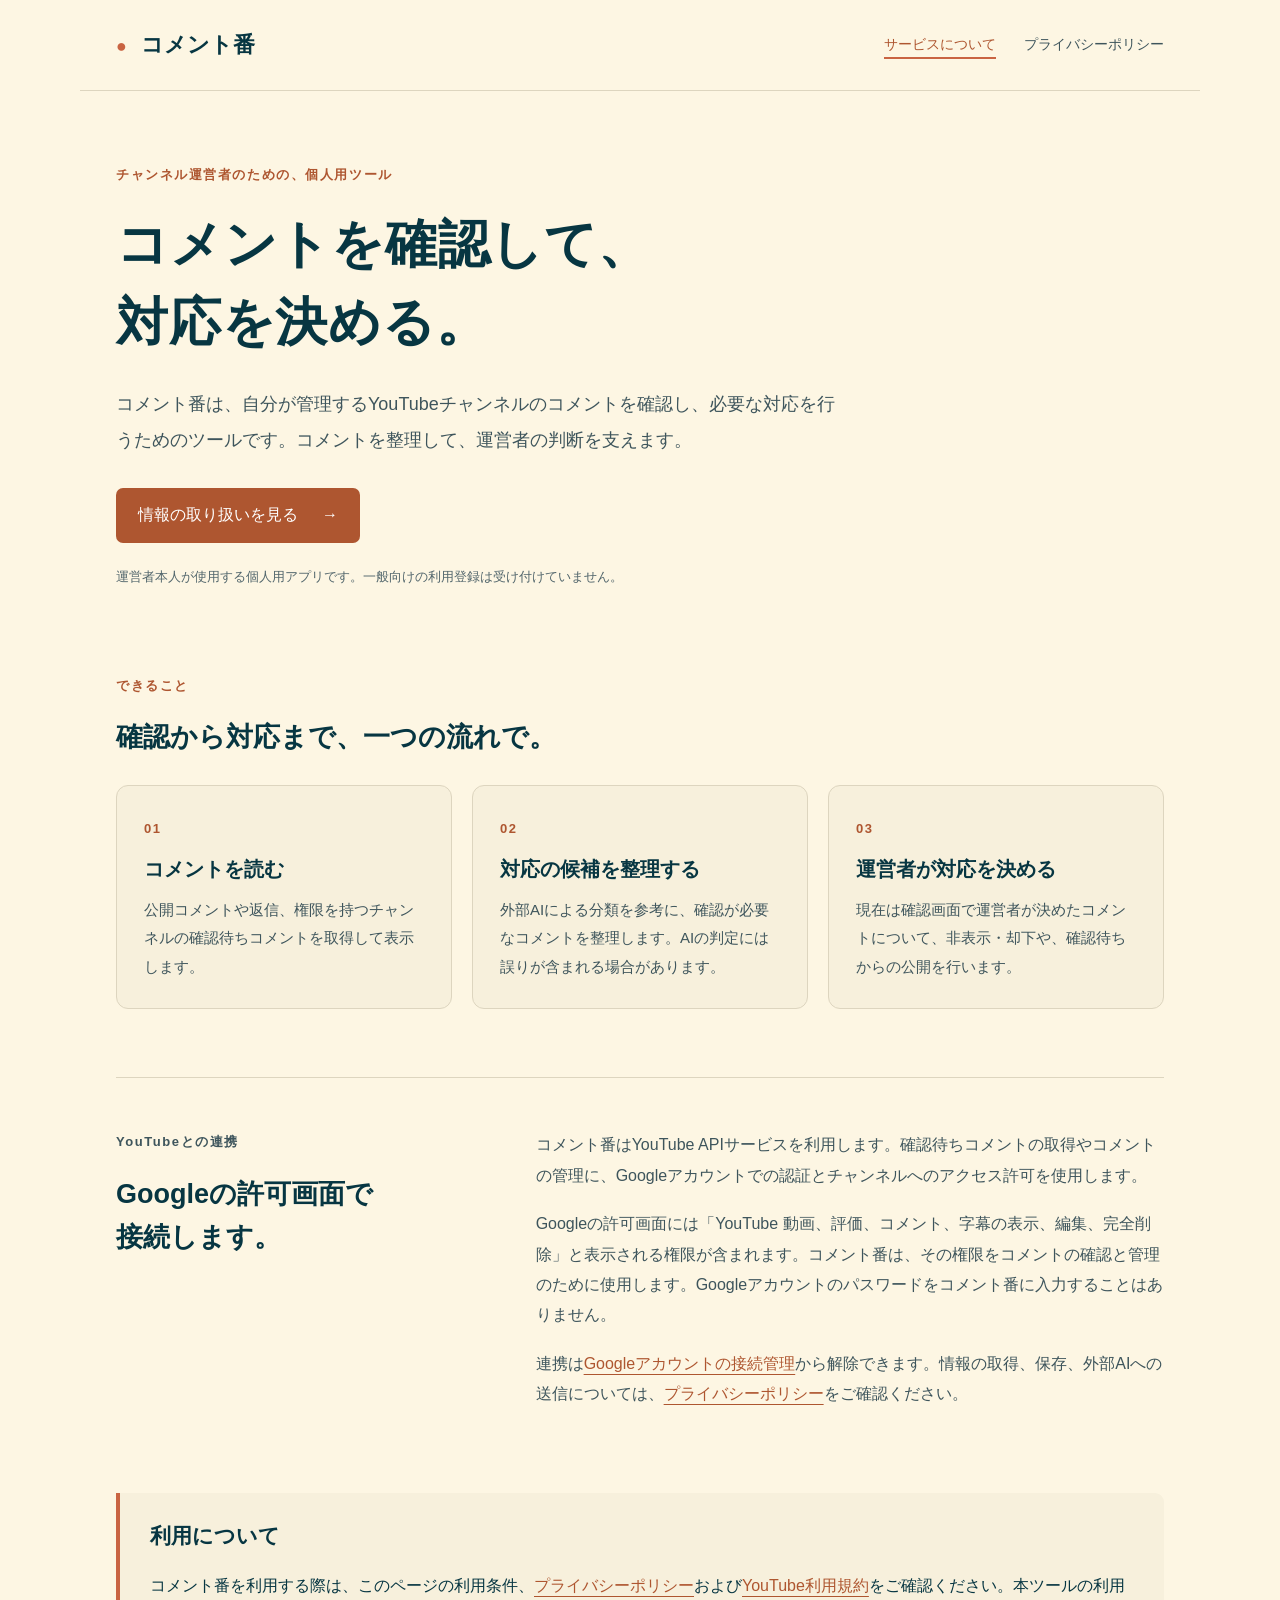
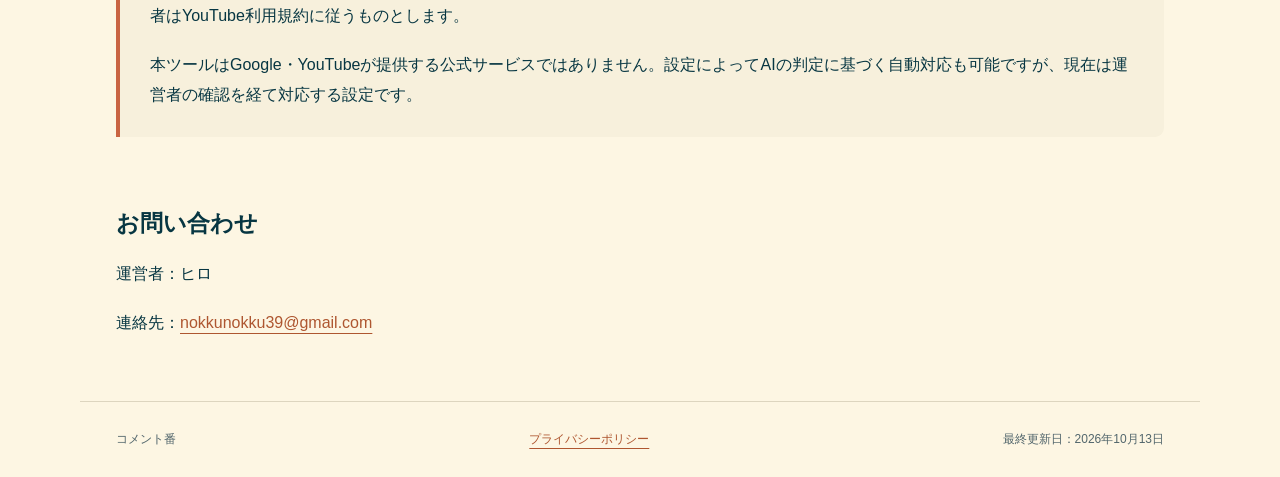
<file: index.html>
<!doctype html>
<html lang="ja">
<head><meta charset="utf-8"><meta name="viewport" content="width=device-width,initial-scale=1"><title>コメント番｜個人用YouTubeコメント管理</title><link rel="stylesheet" href="style.css"></head>
<body>
<header class="site-header"><a class="brand" href="index.html"><span class="brand-mark" aria-hidden="true">●</span> コメント番</a><nav aria-label="ページ"><a href="index.html" aria-current="page">サービスについて</a><a href="privacy.html">プライバシーポリシー</a></nav></header>
<main>
<section class="hero"><p class="eyebrow">チャンネル運営者のための、個人用ツール</p><h1>コメントを確認して、<br>対応を決める。</h1><p class="lead">コメント番は、自分が管理するYouTubeチャンネルのコメントを確認し、必要な対応を行うためのツールです。コメントを整理して、運営者の判断を支えます。</p><a class="button" href="privacy.html">情報の取り扱いを見る <span aria-hidden="true">→</span></a><p class="small">運営者本人が使用する個人用アプリです。一般向けの利用登録は受け付けていません。</p></section>
<section aria-labelledby="features"><p class="eyebrow">できること</p><h2 id="features">確認から対応まで、一つの流れで。</h2><div class="cards"><article><span class="step">01</span><h3>コメントを読む</h3><p>公開コメントや返信、権限を持つチャンネルの確認待ちコメントを取得して表示します。</p></article><article><span class="step">02</span><h3>対応の候補を整理する</h3><p>外部AIによる分類を参考に、確認が必要なコメントを整理します。AIの判定には誤りが含まれる場合があります。</p></article><article><span class="step">03</span><h3>運営者が対応を決める</h3><p>現在は確認画面で運営者が決めたコメントについて、非表示・却下や、確認待ちからの公開を行います。</p></article></div></section>
<section class="split" aria-labelledby="connect"><div><p class="eyebrow">YouTubeとの連携</p><h2 id="connect">Googleの許可画面で<br>接続します。</h2></div><div><p>コメント番はYouTube APIサービスを利用します。確認待ちコメントの取得やコメントの管理に、Googleアカウントでの認証とチャンネルへのアクセス許可を使用します。</p><p>Googleの許可画面には「YouTube 動画、評価、コメント、字幕の表示、編集、完全削除」と表示される権限が含まれます。コメント番は、その権限をコメントの確認と管理のために使用します。Googleアカウントのパスワードをコメント番に入力することはありません。</p><p>連携は<a href="https://myaccount.google.com/connections">Googleアカウントの接続管理</a>から解除できます。情報の取得、保存、外部AIへの送信については、<a href="privacy.html">プライバシーポリシー</a>をご確認ください。</p></div></section>
<section class="notice"><h2>利用について</h2><p>コメント番を利用する際は、このページの利用条件、<a href="privacy.html">プライバシーポリシー</a>および<a href="https://www.youtube.com/t/terms">YouTube利用規約</a>をご確認ください。本ツールの利用者はYouTube利用規約に従うものとします。</p><p>本ツールはGoogle・YouTubeが提供する公式サービスではありません。設定によってAIの判定に基づく自動対応も可能ですが、現在は運営者の確認を経て対応する設定です。</p></section>
<section class="contact"><h2>お問い合わせ</h2><p>運営者：ヒロ</p><p>連絡先：<a href="mailto:nokkunokku39@gmail.com">nokkunokku39@gmail.com</a></p></section>
</main><footer><span>コメント番</span><a href="privacy.html">プライバシーポリシー</a><span>最終更新日：2026年10月13日</span></footer>
</body></html>
</file>
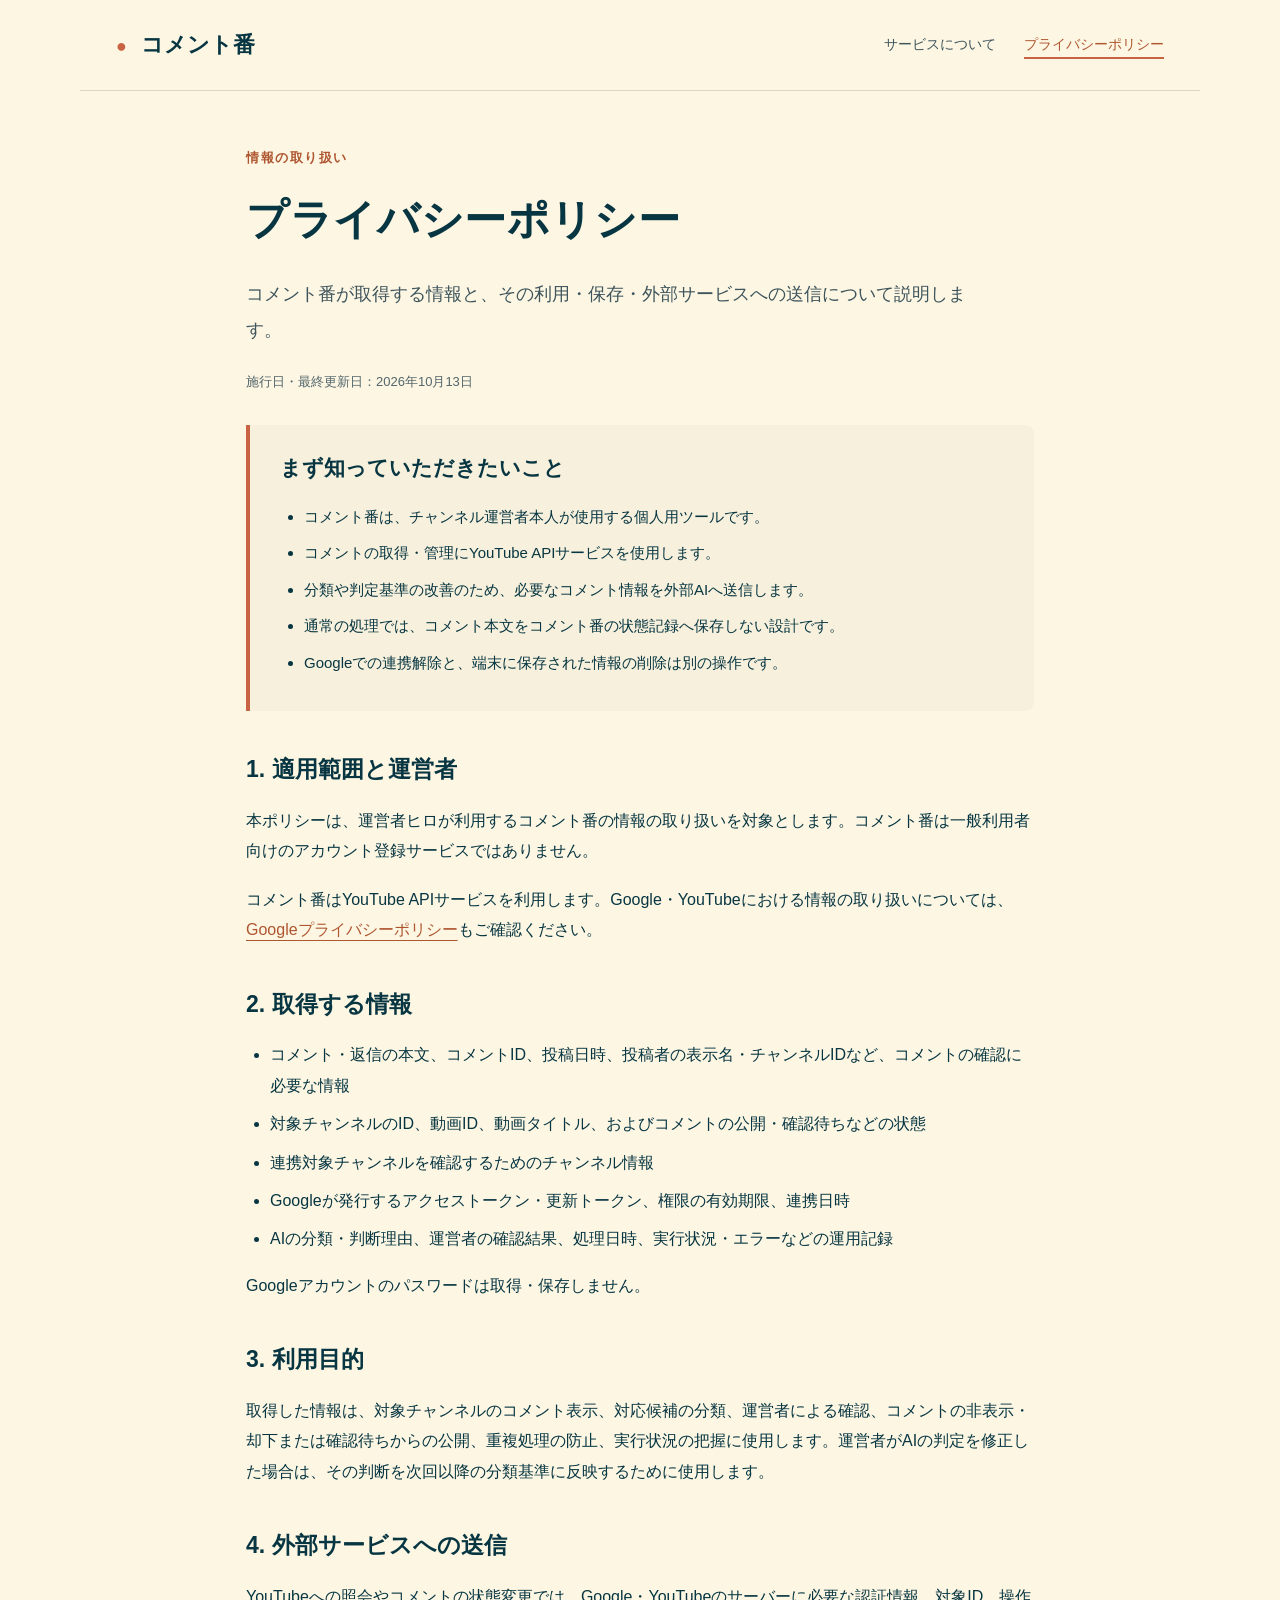
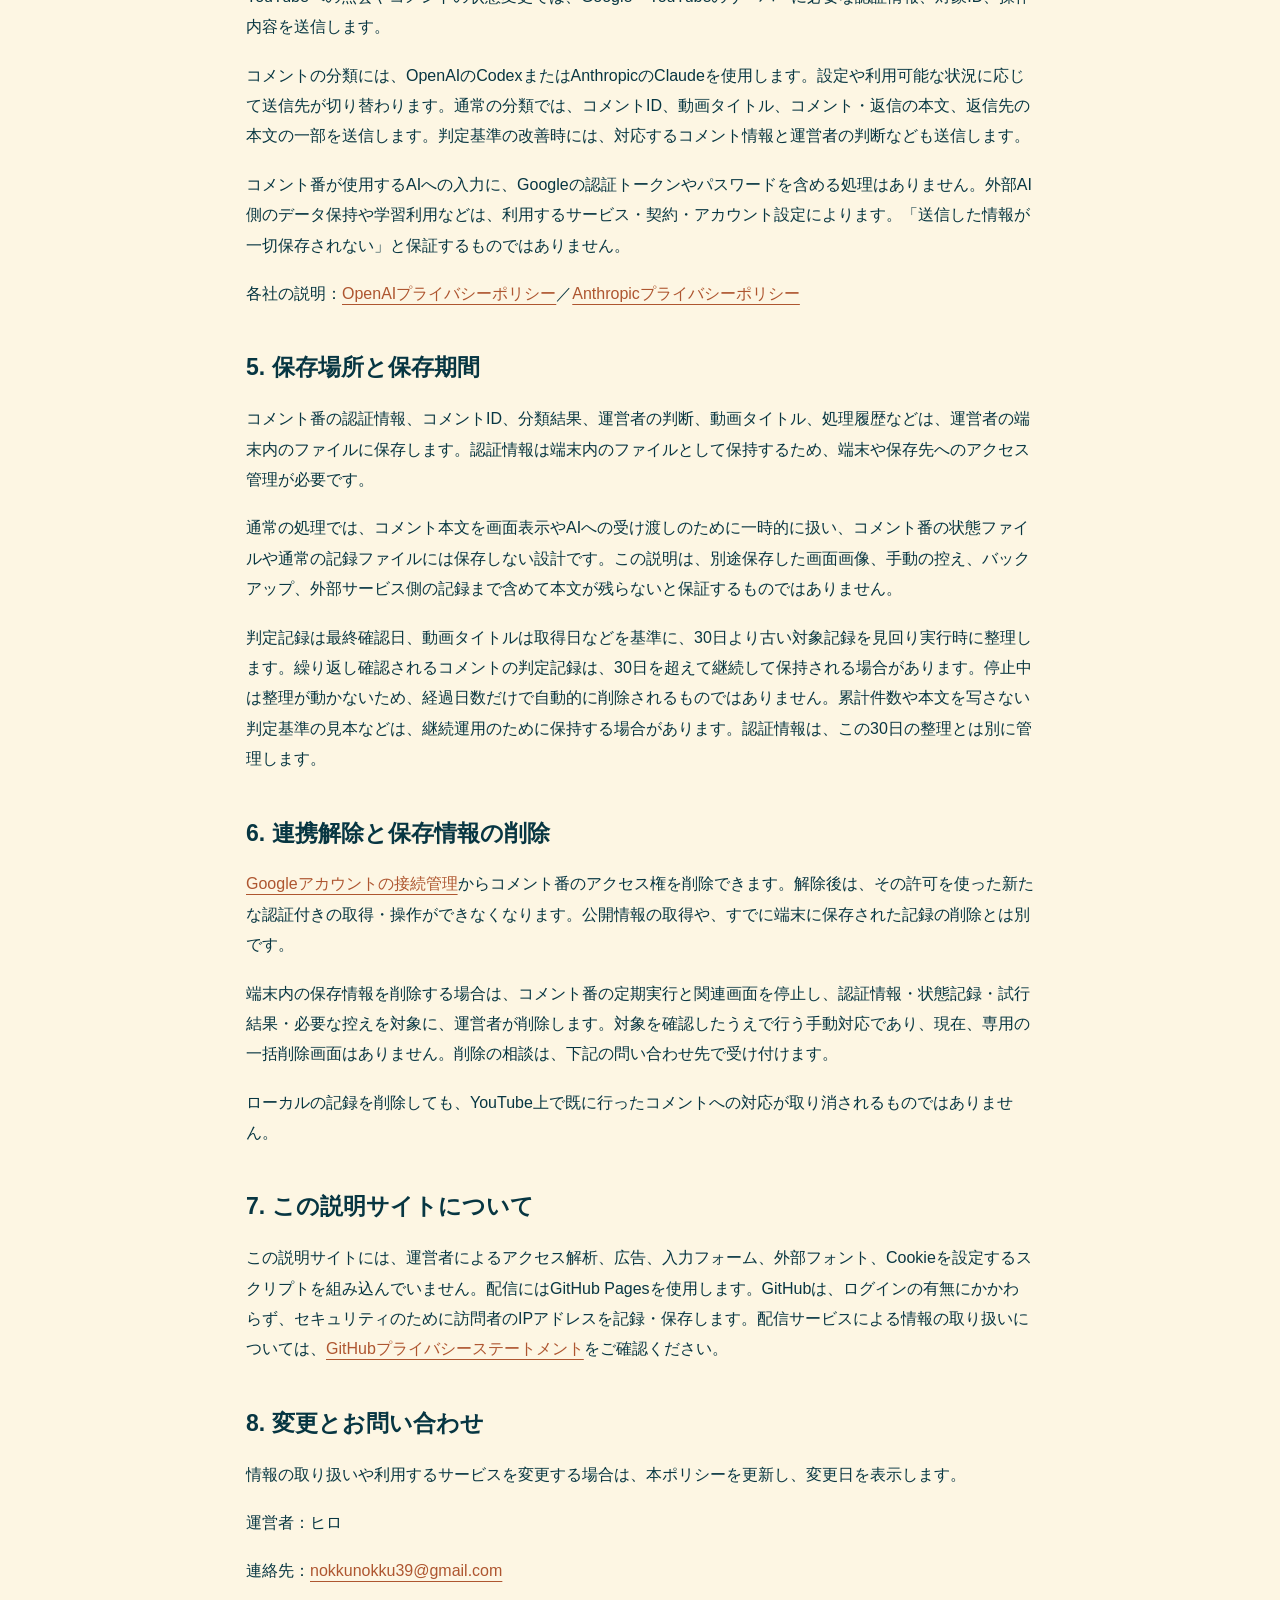
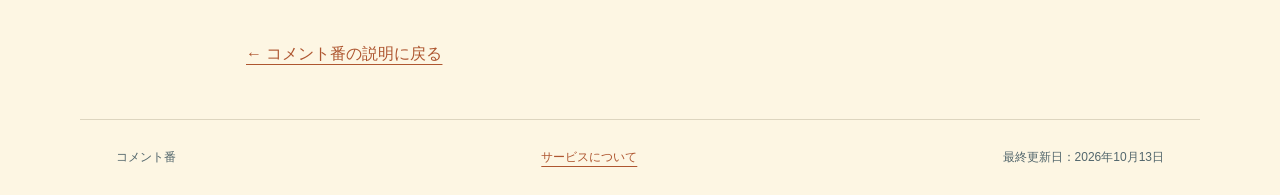
<file: privacy.html>
<!doctype html>
<html lang="ja">
<head><meta charset="utf-8"><meta name="viewport" content="width=device-width,initial-scale=1"><title>プライバシーポリシー｜コメント番</title><link rel="stylesheet" href="style.css"></head>
<body>
<header class="site-header"><a class="brand" href="index.html"><span class="brand-mark" aria-hidden="true">●</span> コメント番</a><nav aria-label="ページ"><a href="index.html">サービスについて</a><a href="privacy.html" aria-current="page">プライバシーポリシー</a></nav></header>
<main class="policy"><p class="eyebrow">情報の取り扱い</p><h1>プライバシーポリシー</h1><p class="lead">コメント番が取得する情報と、その利用・保存・外部サービスへの送信について説明します。</p><p class="small">施行日・最終更新日：2026年10月13日</p>
<aside class="summary"><h2>まず知っていただきたいこと</h2><ul><li>コメント番は、チャンネル運営者本人が使用する個人用ツールです。</li><li>コメントの取得・管理にYouTube APIサービスを使用します。</li><li>分類や判定基準の改善のため、必要なコメント情報を外部AIへ送信します。</li><li>通常の処理では、コメント本文をコメント番の状態記録へ保存しない設計です。</li><li>Googleでの連携解除と、端末に保存された情報の削除は別の操作です。</li></ul></aside>
<section><h2>1. 適用範囲と運営者</h2><p>本ポリシーは、運営者ヒロが利用するコメント番の情報の取り扱いを対象とします。コメント番は一般利用者向けのアカウント登録サービスではありません。</p><p>コメント番はYouTube APIサービスを利用します。Google・YouTubeにおける情報の取り扱いについては、<a href="https://policies.google.com/privacy?hl=ja">Googleプライバシーポリシー</a>もご確認ください。</p></section>
<section><h2>2. 取得する情報</h2><ul><li>コメント・返信の本文、コメントID、投稿日時、投稿者の表示名・チャンネルIDなど、コメントの確認に必要な情報</li><li>対象チャンネルのID、動画ID、動画タイトル、およびコメントの公開・確認待ちなどの状態</li><li>連携対象チャンネルを確認するためのチャンネル情報</li><li>Googleが発行するアクセストークン・更新トークン、権限の有効期限、連携日時</li><li>AIの分類・判断理由、運営者の確認結果、処理日時、実行状況・エラーなどの運用記録</li></ul><p>Googleアカウントのパスワードは取得・保存しません。</p></section>
<section><h2>3. 利用目的</h2><p>取得した情報は、対象チャンネルのコメント表示、対応候補の分類、運営者による確認、コメントの非表示・却下または確認待ちからの公開、重複処理の防止、実行状況の把握に使用します。運営者がAIの判定を修正した場合は、その判断を次回以降の分類基準に反映するために使用します。</p></section>
<section><h2>4. 外部サービスへの送信</h2><p>YouTubeへの照会やコメントの状態変更では、Google・YouTubeのサーバーに必要な認証情報、対象ID、操作内容を送信します。</p><p>コメントの分類には、OpenAIのCodexまたはAnthropicのClaudeを使用します。設定や利用可能な状況に応じて送信先が切り替わります。通常の分類では、コメントID、動画タイトル、コメント・返信の本文、返信先の本文の一部を送信します。判定基準の改善時には、対応するコメント情報と運営者の判断なども送信します。</p><p>コメント番が使用するAIへの入力に、Googleの認証トークンやパスワードを含める処理はありません。外部AI側のデータ保持や学習利用などは、利用するサービス・契約・アカウント設定によります。「送信した情報が一切保存されない」と保証するものではありません。</p><p>各社の説明：<a href="https://openai.com/policies/privacy-policy/">OpenAIプライバシーポリシー</a>／<a href="https://www.anthropic.com/legal/privacy">Anthropicプライバシーポリシー</a></p></section>
<section><h2>5. 保存場所と保存期間</h2><p>コメント番の認証情報、コメントID、分類結果、運営者の判断、動画タイトル、処理履歴などは、運営者の端末内のファイルに保存します。認証情報は端末内のファイルとして保持するため、端末や保存先へのアクセス管理が必要です。</p><p>通常の処理では、コメント本文を画面表示やAIへの受け渡しのために一時的に扱い、コメント番の状態ファイルや通常の記録ファイルには保存しない設計です。この説明は、別途保存した画面画像、手動の控え、バックアップ、外部サービス側の記録まで含めて本文が残らないと保証するものではありません。</p><p>判定記録は最終確認日、動画タイトルは取得日などを基準に、30日より古い対象記録を見回り実行時に整理します。繰り返し確認されるコメントの判定記録は、30日を超えて継続して保持される場合があります。停止中は整理が動かないため、経過日数だけで自動的に削除されるものではありません。累計件数や本文を写さない判定基準の見本などは、継続運用のために保持する場合があります。認証情報は、この30日の整理とは別に管理します。</p></section>
<section><h2>6. 連携解除と保存情報の削除</h2><p><a href="https://myaccount.google.com/connections">Googleアカウントの接続管理</a>からコメント番のアクセス権を削除できます。解除後は、その許可を使った新たな認証付きの取得・操作ができなくなります。公開情報の取得や、すでに端末に保存された記録の削除とは別です。</p><p>端末内の保存情報を削除する場合は、コメント番の定期実行と関連画面を停止し、認証情報・状態記録・試行結果・必要な控えを対象に、運営者が削除します。対象を確認したうえで行う手動対応であり、現在、専用の一括削除画面はありません。削除の相談は、下記の問い合わせ先で受け付けます。</p><p>ローカルの記録を削除しても、YouTube上で既に行ったコメントへの対応が取り消されるものではありません。</p></section>
<section><h2>7. この説明サイトについて</h2><p>この説明サイトには、運営者によるアクセス解析、広告、入力フォーム、外部フォント、Cookieを設定するスクリプトを組み込んでいません。配信にはGitHub Pagesを使用します。GitHubは、ログインの有無にかかわらず、セキュリティのために訪問者のIPアドレスを記録・保存します。配信サービスによる情報の取り扱いについては、<a href="https://docs.github.com/en/site-policy/privacy-policies/github-general-privacy-statement">GitHubプライバシーステートメント</a>をご確認ください。</p></section>
<section><h2>8. 変更とお問い合わせ</h2><p>情報の取り扱いや利用するサービスを変更する場合は、本ポリシーを更新し、変更日を表示します。</p><p>運営者：ヒロ</p><p>連絡先：<a href="mailto:nokkunokku39@gmail.com">nokkunokku39@gmail.com</a></p></section>
<a class="back-link" href="index.html">← コメント番の説明に戻る</a>
</main><footer><span>コメント番</span><a href="index.html">サービスについて</a><span>最終更新日：2026年10月13日</span></footer>
</body></html>
</file>
<file: style.css>
/* 色変数は制作コントローラーの画面.css :root から作成時に転記。 */
:root{--bg:#eee8d5;--panel:#fdf6e3;--panel-2:#f7f0dc;--ink:#073642;--ink-2:#3e555c;--ink-3:#52666c;--line:#ddd5bf;--terracotta:#c96442;--accent:#ae5630;--accent-ink:#ffffff}
*{box-sizing:border-box}html{scroll-behavior:smooth}body{margin:0;background:var(--panel);color:var(--ink);font-family:"Yu Gothic","Meiryo",sans-serif;font-size:16px;line-height:1.9}a{color:var(--accent);text-underline-offset:5px}a:hover{text-decoration-thickness:2px}a:focus-visible{outline:3px solid var(--terracotta);outline-offset:5px;border-radius:3px}.draft{background:var(--bg);color:var(--ink-2);text-align:center;padding:8px 20px;font-size:12px;letter-spacing:.04em}.site-header,main,footer{max-width:1120px;margin:auto}.site-header{display:flex;align-items:center;justify-content:space-between;gap:24px;padding:24px 36px;border-bottom:1px solid var(--line)}.brand{font-size:22px;font-weight:700;color:var(--ink);text-decoration:none;white-space:nowrap}.brand-mark{color:var(--terracotta);font-size:18px;margin-right:8px}nav{display:flex;gap:28px;font-size:14px}nav a{color:var(--ink-2);text-decoration:none}nav a[aria-current]{color:var(--accent);border-bottom:2px solid var(--terracotta)}main{padding:0 36px}.hero{padding:72px 0 66px;max-width:780px}.eyebrow{color:var(--accent);font-size:13px;font-weight:700;letter-spacing:.12em;margin:0 0 18px}h1{font-size:clamp(32px,4.3vw,52px);line-height:1.5;letter-spacing:.015em;margin:0 0 25px;font-weight:700}h2{font-size:27px;line-height:1.6;margin:0 0 18px}h3{font-size:20px;line-height:1.5;margin:10px 0 12px}p{margin:0 0 18px}.lead{font-size:18px;color:var(--ink-2);max-width:730px;line-height:2}.small{font-size:13px;color:var(--ink-3);margin-top:22px}.button{display:inline-flex;gap:24px;align-items:center;background:var(--accent);color:var(--accent-ink);text-decoration:none;padding:12px 22px;border-radius:7px;margin-top:12px}.cards{display:grid;grid-template-columns:repeat(3,1fr);gap:20px;margin:26px 0 68px}.cards article{padding:27px;border:1px solid var(--line);border-radius:12px;background:var(--panel-2)}.cards p{margin:0;font-size:15px;color:var(--ink-2)}.step{color:var(--accent);font-size:13px;font-weight:700;letter-spacing:.12em}.split{display:grid;grid-template-columns:1fr 1.7fr;gap:50px;padding:52px 0 36px;border-top:1px solid var(--line)}.split p{color:var(--ink-2)}.notice,.summary{background:var(--panel-2);border-left:4px solid var(--terracotta);padding:26px 30px;border-radius:0 9px 9px 0;margin:30px 0}.notice h2,.summary h2{font-size:21px}.notice p:last-child{margin-bottom:0}.contact{padding:38px 0 45px}.contact h2{font-size:23px}.placeholder{color:var(--accent);border:1px dashed var(--terracotta);padding:14px 18px;border-radius:7px;font-size:14px}.policy{max-width:860px;padding-top:55px;padding-bottom:50px}.policy h1{font-size:clamp(30px,4vw,42px)}.policy section{margin-top:40px}.policy section h2{font-size:23px}.policy ul{padding-left:24px}.policy li{margin:8px 0}.policy .summary{font-size:15px}.policy .summary ul{margin-bottom:0}.policy p,.policy li{overflow-wrap:anywhere}.back-link{display:inline-block;margin-top:34px}footer{display:flex;flex-wrap:wrap;justify-content:space-between;gap:18px;padding:26px 36px;border-top:1px solid var(--line);font-size:12px;color:var(--ink-3)}
@media(max-width:700px){.site-header{align-items:flex-start;flex-direction:column;padding:20px 24px;gap:14px}nav{gap:20px;font-size:13px}main{padding:0 24px}.hero{padding:44px 0 42px}.lead{font-size:16px}.cards{grid-template-columns:1fr;gap:14px;margin-bottom:42px}.cards article{padding:22px}.split{grid-template-columns:1fr;gap:12px;padding:34px 0 10px}h2{font-size:24px}.notice,.summary{padding:22px}.policy{padding-top:36px;padding-bottom:36px}.policy section h2{font-size:21px}footer{padding:22px 24px;flex-direction:column;gap:9px}.draft{font-size:11px}.contact{padding-top:28px}}
@media print{.draft{background:none}.site-header,footer{display:none}.policy,main{max-width:none}.hero{padding-top:20px}a{color:inherit}.cards article,.notice,.summary{break-inside:avoid}}
</file>
